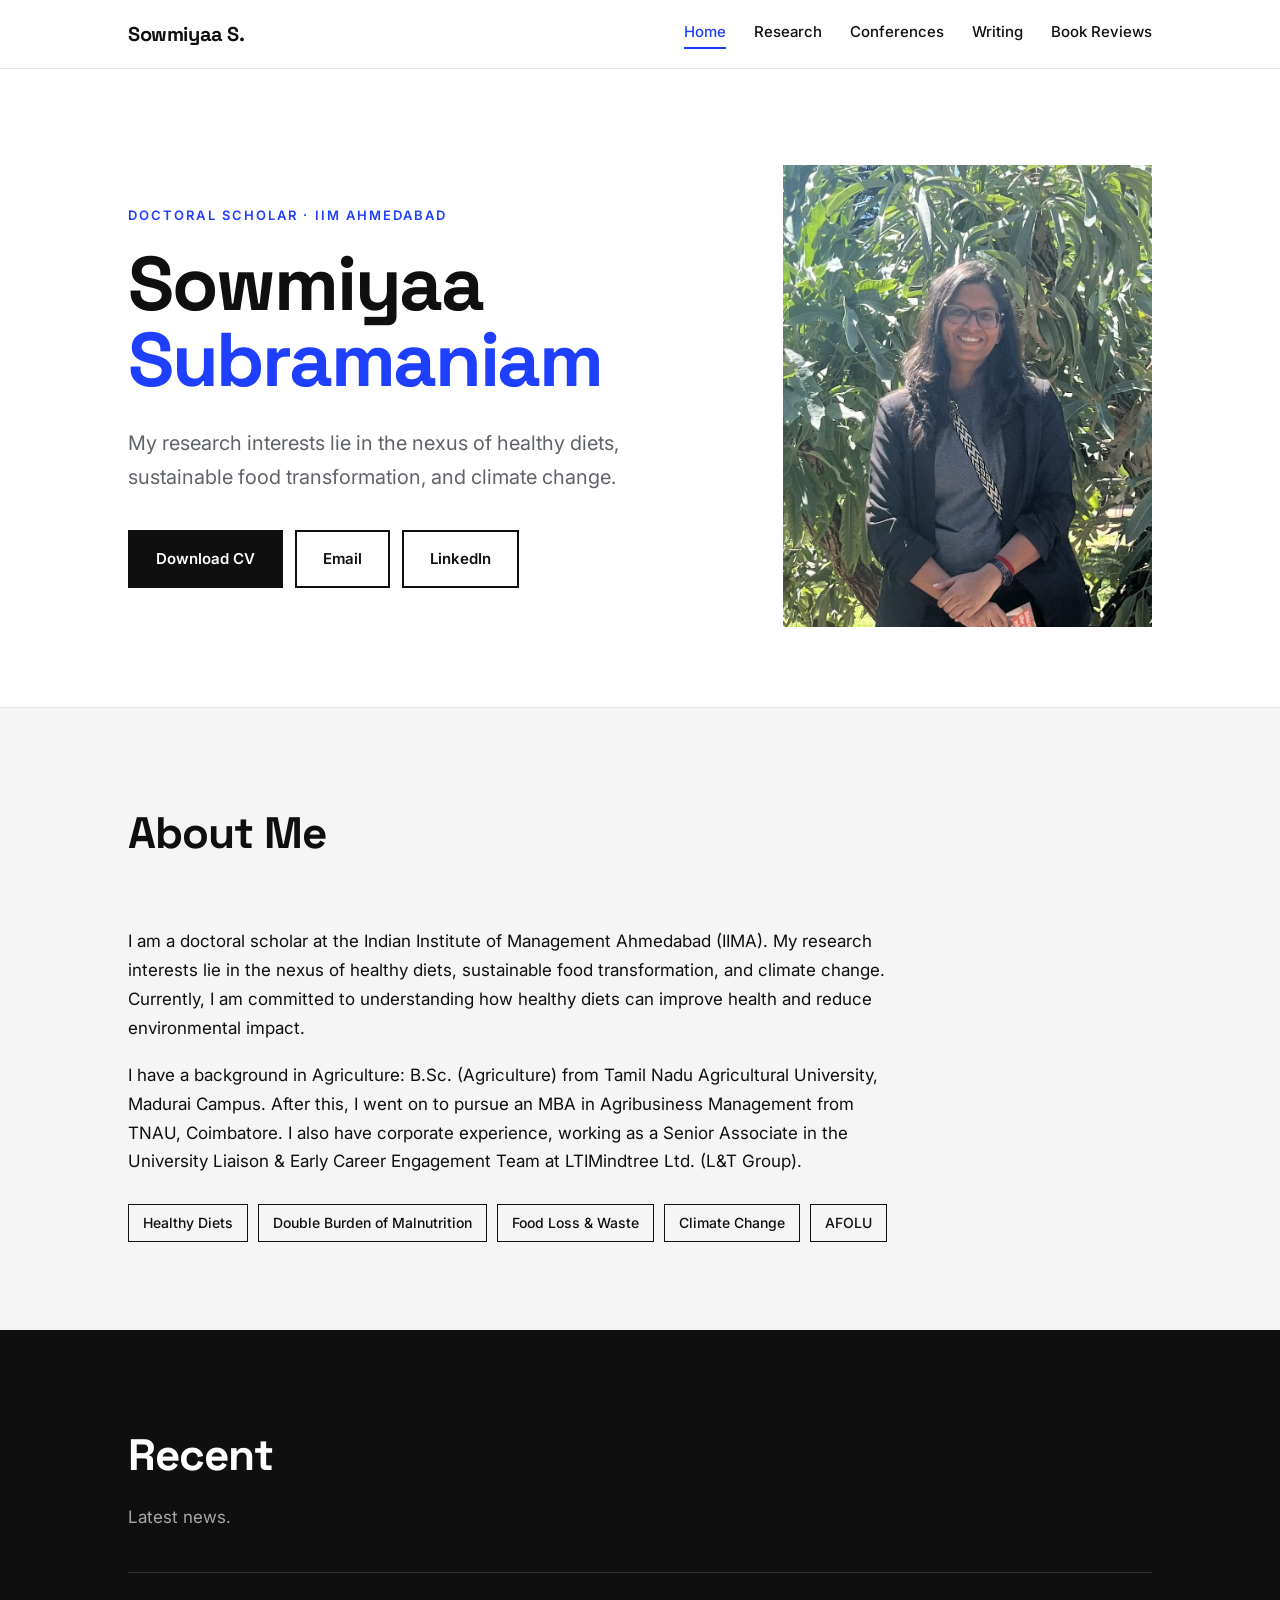
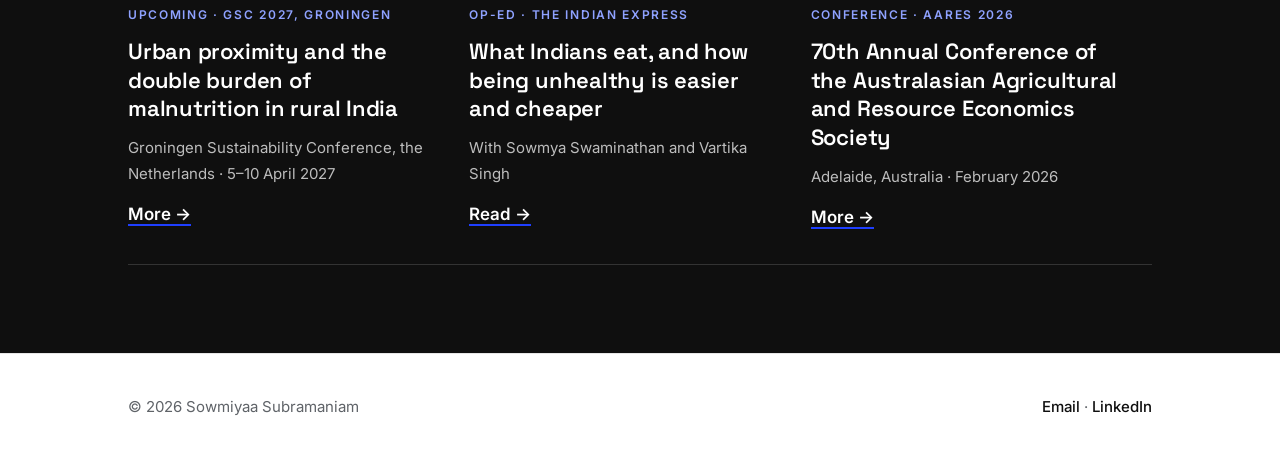
<file: index.html>
<!DOCTYPE html>
<html lang="en">
<head>
<meta charset="UTF-8">
<meta name="viewport" content="width=device-width, initial-scale=1">
<title>Sowmiyaa Subramaniam | IIM Ahmedabad</title>
<meta name="description" content="Sowmiyaa Subramaniam is a doctoral scholar at IIM Ahmedabad researching healthy diets, sustainable food transformation, and climate change.">
<link rel="icon" type="image/svg+xml" href="favicon.svg">
<link href="https://fonts.googleapis.com/css2?family=Fraunces:opsz,wght@9..144,600;9..144,800&family=Inter:wght@400;500;600&display=swap" rel="stylesheet">
<link rel="stylesheet" href="style.css?v=2">
</head>
<body>

<nav><div class="wrap">
  <a class="logo" href="index.html">Sowmiyaa S.</a>
  <div class="links">
    <a href="index.html" class="active">Home</a>
    <a href="research.html">Research</a>
    <a href="conferences.html">Conferences</a>
    <a href="writing.html">Writing</a>
    <a href="book-reviews.html">Book Reviews</a>
  </div>
</div></nav>

<header class="hero"><div class="wrap">
  <div>
    <div class="eyebrow">Doctoral Scholar · IIM Ahmedabad</div>
    <h1>Sowmiyaa <span>Subramaniam</span></h1>
    <p class="lead">My research interests lie in the nexus of healthy diets, sustainable food transformation, and climate change.</p>
    <div class="btns">
      <a class="btn btn-main" href="https://www.dropbox.com/scl/fi/vhvdy9su99qnigikxmza3/Sowmiyaa_CV.pdf?rlkey=41fn6ywqyth0hjzkrcgdt9t6o&st=8btywayd&dl=0" target="_blank">Download CV</a>
      <a class="btn btn-ghost" href="mailto:phd23sowmiyaas@iima.ac.in">Email</a>
      <a class="btn btn-ghost" href="https://www.linkedin.com/in/sowmiyaa-s/" target="_blank">LinkedIn</a>
    </div>
  </div>
  <img class="photo" src="photo.jpg" alt="Sowmiyaa Subramaniam">
</div></header>

<section class="band"><div class="wrap">
  <h2>About Me</h2>
  <p class="sub">&nbsp;</p>
  <p>I am a doctoral scholar at the Indian Institute of Management Ahmedabad (IIMA). My research interests lie in the nexus of healthy diets, sustainable food transformation, and climate change. Currently, I am committed to understanding how healthy diets can improve health and reduce environmental impact.</p>
  <p>I have a background in Agriculture: B.Sc. (Agriculture) from Tamil Nadu Agricultural University, Madurai Campus. After this, I went on to pursue an MBA in Agribusiness Management from TNAU, Coimbatore. I also have corporate experience, working as a Senior Associate in the University Liaison &amp; Early Career Engagement Team at LTIMindtree Ltd. (L&amp;T Group).</p>
  <div class="tags">
    <span class="tag">Healthy Diets</span><span class="tag">Double Burden of Malnutrition</span>
    <span class="tag">Food Loss &amp; Waste</span><span class="tag">Climate Change</span><span class="tag">AFOLU</span>
  </div>
</div></section>

<section class="recent"><div class="wrap">
  <h2>Recent</h2>
  <p class="sub">Latest news.</p>
  <div class="grid">
    <div class="rcard">
      <div class="kind">Upcoming · GSC 2027, Groningen</div>
      <h3>Urban proximity and the double burden of malnutrition in rural India</h3>
      <p>Groningen Sustainability Conference, the Netherlands · 5–10 April 2027</p>
      <a href="conferences.html">More →</a>
    </div>
    <div class="rcard">
      <div class="kind">Op-ed · The Indian Express</div>
      <h3>What Indians eat, and how being unhealthy is easier and cheaper</h3>
      <p>With Sowmya Swaminathan and Vartika Singh</p>
      <a href="https://indianexpress.com/article/opinion/columns/what-indians-eat-and-how-being-unhealthy-is-easier-and-cheaper-10411907/" target="_blank">Read →</a>
    </div>
    <div class="rcard">
      <div class="kind">Conference · AARES 2026</div>
      <h3>70th Annual Conference of the Australasian Agricultural and Resource Economics Society</h3>
      <p>Adelaide, Australia · February 2026</p>
      <a href="conferences.html">More →</a>
    </div>
  </div>
</div></section>

<footer><div class="wrap">
  <div>© 2026 Sowmiyaa Subramaniam</div>
  <div><a href="mailto:phd23sowmiyaas@iima.ac.in">Email</a> · <a href="https://www.linkedin.com/in/sowmiyaa-s/" target="_blank">LinkedIn</a></div>
</div></footer>

</body>
</html>
</file>
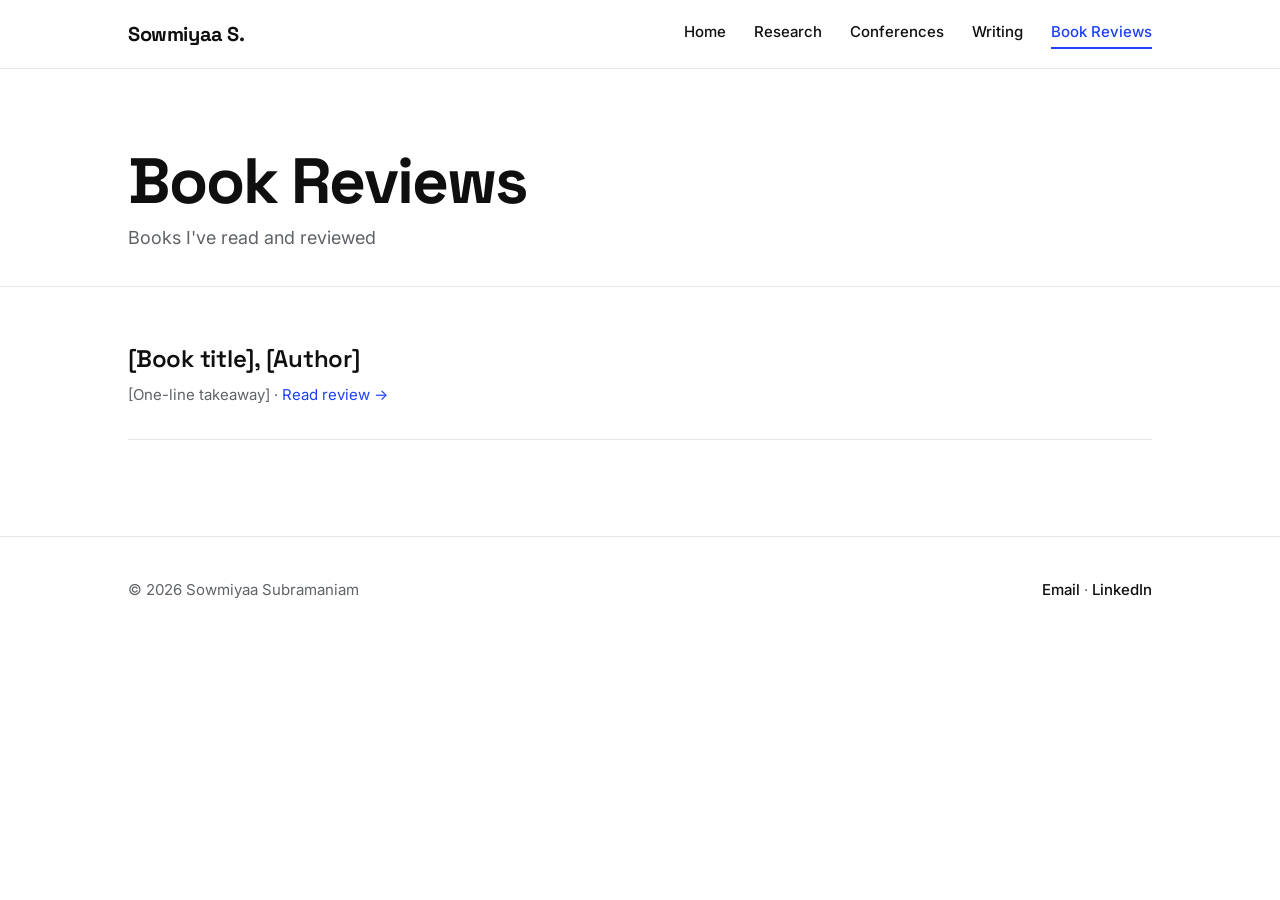
<file: book-reviews.html>
<!DOCTYPE html>
<html lang="en">
<head>
<meta charset="UTF-8">
<meta name="viewport" content="width=device-width, initial-scale=1">
<title>Book Reviews | Sowmiyaa Subramaniam</title>
<link rel="icon" type="image/svg+xml" href="favicon.svg">
<link href="https://fonts.googleapis.com/css2?family=Fraunces:opsz,wght@9..144,600;9..144,800&family=Inter:wght@400;500;600&display=swap" rel="stylesheet">
<link rel="stylesheet" href="style.css">
</head>
<body>

<nav><div class="wrap">
  <a class="logo" href="index.html">Sowmiyaa S.</a>
  <div class="links">
    <a href="index.html">Home</a>
    <a href="research.html">Research</a>
    <a href="conferences.html">Conferences</a>
    <a href="writing.html">Writing</a>
    <a href="book-reviews.html" class="active">Book Reviews</a>
  </div>
</div></nav>

<header class="page-head"><div class="wrap">
  <h1>Book Reviews</h1>
  <p>Books I've read and reviewed</p>
</div></header>

<main class="content"><div class="wrap">

  <!-- COPY THIS BLOCK FOR EACH REVIEW -->
  <div class="item">
    <h3>[Book title], [Author]</h3>
    <div class="meta">[One-line takeaway] · <a href="#">Read review →</a></div>
  </div>

</div></main>

<footer><div class="wrap">
  <div>© 2026 Sowmiyaa Subramaniam</div>
  <div><a href="mailto:phd23sowmiyaas@iima.ac.in">Email</a> · <a href="https://www.linkedin.com/in/sowmiyaa-s/" target="_blank">LinkedIn</a></div>
</div></footer>

</body>
</html>
</file>
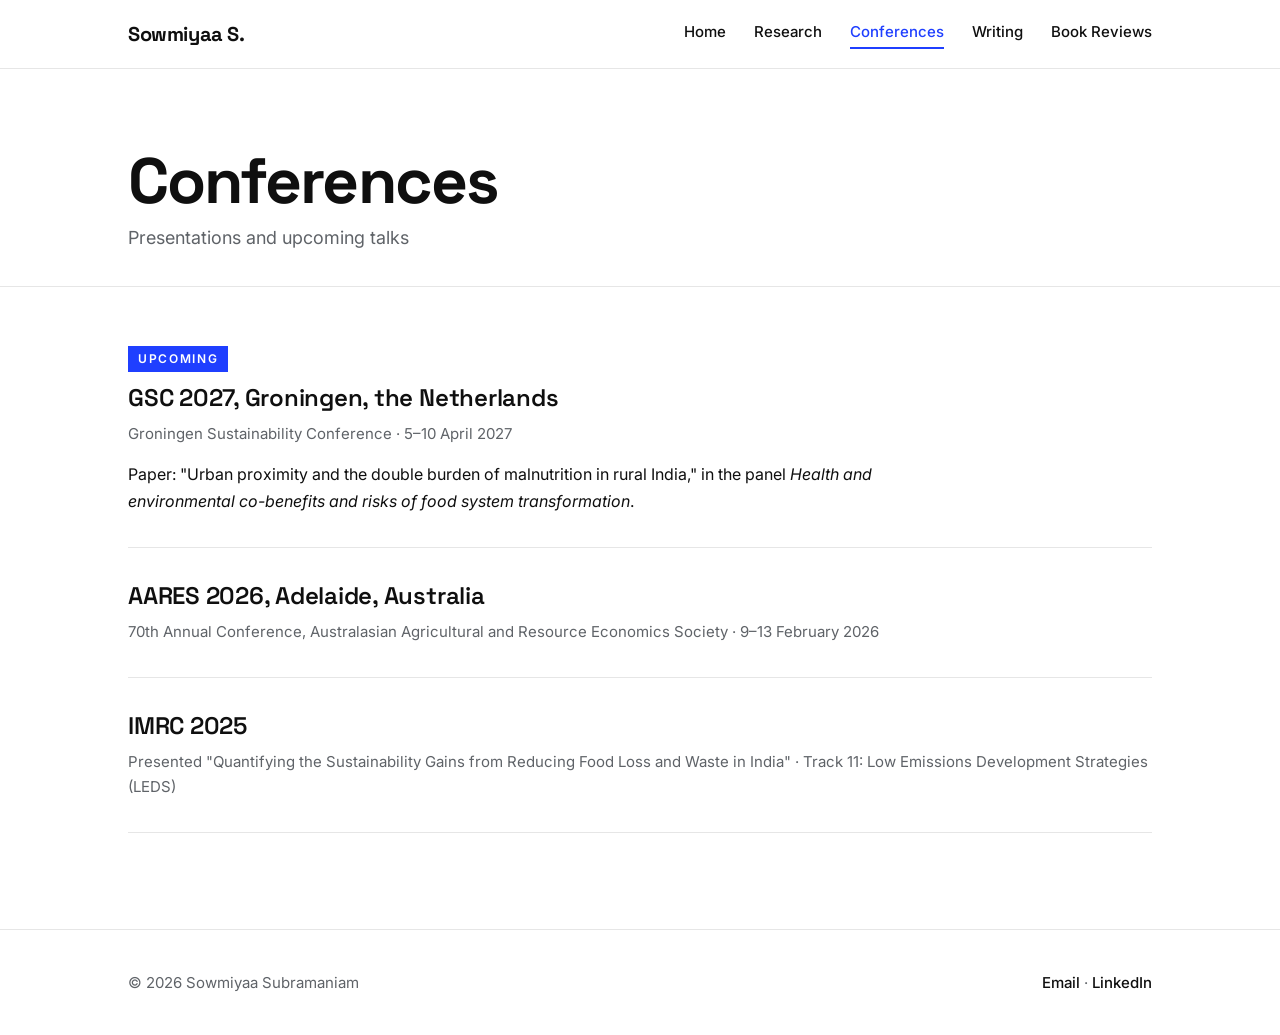
<file: conferences.html>
<!DOCTYPE html>
<html lang="en">
<head>
<meta charset="UTF-8">
<meta name="viewport" content="width=device-width, initial-scale=1">
<title>Conferences | Sowmiyaa Subramaniam</title>
<link rel="icon" type="image/svg+xml" href="favicon.svg">
<link href="https://fonts.googleapis.com/css2?family=Fraunces:opsz,wght@9..144,600;9..144,800&family=Inter:wght@400;500;600&display=swap" rel="stylesheet">
<link rel="stylesheet" href="style.css">
</head>
<body>

<nav><div class="wrap">
  <a class="logo" href="index.html">Sowmiyaa S.</a>
  <div class="links">
    <a href="index.html">Home</a>
    <a href="research.html">Research</a>
    <a href="conferences.html" class="active">Conferences</a>
    <a href="writing.html">Writing</a>
    <a href="book-reviews.html">Book Reviews</a>
  </div>
</div></nav>

<header class="page-head"><div class="wrap">
  <h1>Conferences</h1>
  <p>Presentations and upcoming talks</p>
</div></header>

<main class="content"><div class="wrap">

  <div class="item">
    <span class="status new">Upcoming</span>
    <h3>GSC 2027, Groningen, the Netherlands</h3>
    <div class="meta">Groningen Sustainability Conference · 5–10 April 2027</div>
    <p class="abstract">Paper: "Urban proximity and the double burden of malnutrition in rural India," in the panel <em>Health and environmental co-benefits and risks of food system transformation</em>.</p>
  </div>

  <div class="item">
    <h3>AARES 2026, Adelaide, Australia</h3>
    <div class="meta">70th Annual Conference, Australasian Agricultural and Resource Economics Society · 9–13 February 2026</div>
  </div>

  <div class="item">
    <h3>IMRC 2025</h3>
    <div class="meta">Presented "Quantifying the Sustainability Gains from Reducing Food Loss and Waste in India" · Track 11: Low Emissions Development Strategies (LEDS)</div>
  </div>

</div></main>

<footer><div class="wrap">
  <div>© 2026 Sowmiyaa Subramaniam</div>
  <div><a href="mailto:phd23sowmiyaas@iima.ac.in">Email</a> · <a href="https://www.linkedin.com/in/sowmiyaa-s/" target="_blank">LinkedIn</a></div>
</div></footer>

</body>
</html>
</file>
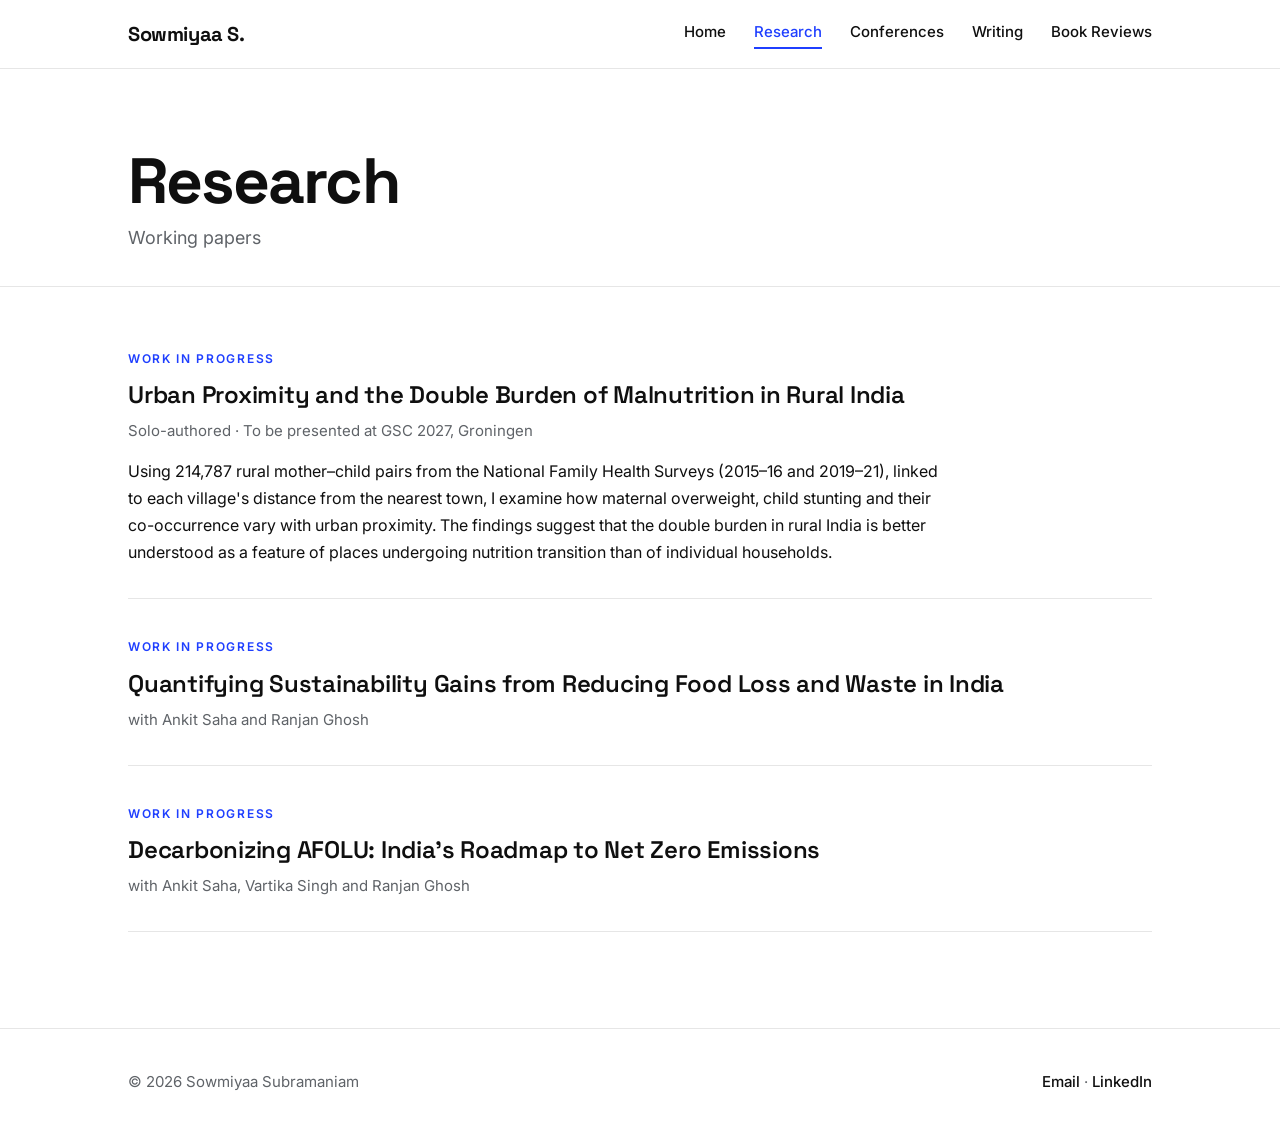
<file: research.html>
<!DOCTYPE html>
<html lang="en">
<head>
<meta charset="UTF-8">
<meta name="viewport" content="width=device-width, initial-scale=1">
<title>Research | Sowmiyaa Subramaniam</title>
<link rel="icon" type="image/svg+xml" href="favicon.svg">
<link href="https://fonts.googleapis.com/css2?family=Fraunces:opsz,wght@9..144,600;9..144,800&family=Inter:wght@400;500;600&display=swap" rel="stylesheet">
<link rel="stylesheet" href="style.css">
</head>
<body>

<nav><div class="wrap">
  <a class="logo" href="index.html">Sowmiyaa S.</a>
  <div class="links">
    <a href="index.html">Home</a>
    <a href="research.html" class="active">Research</a>
    <a href="conferences.html">Conferences</a>
    <a href="writing.html">Writing</a>
    <a href="book-reviews.html">Book Reviews</a>
  </div>
</div></nav>

<header class="page-head"><div class="wrap">
  <h1>Research</h1>
  <p>Working papers</p>
</div></header>

<main class="content"><div class="wrap">

  <div class="item">
    <span class="status">Work in progress</span>
    <h3>Urban Proximity and the Double Burden of Malnutrition in Rural India</h3>
    <div class="meta">Solo-authored · To be presented at GSC 2027, Groningen</div>
    <p class="abstract">Using 214,787 rural mother–child pairs from the National Family Health Surveys (2015–16 and 2019–21), linked to each village's distance from the nearest town, I examine how maternal overweight, child stunting and their co-occurrence vary with urban proximity. The findings suggest that the double burden in rural India is better understood as a feature of places undergoing nutrition transition than of individual households.</p>
  </div>

  <div class="item">
    <span class="status">Work in progress</span>
    <h3>Quantifying Sustainability Gains from Reducing Food Loss and Waste in India</h3>
    <div class="meta">with Ankit Saha and Ranjan Ghosh</div>
  </div>

  <div class="item">
    <span class="status">Work in progress</span>
    <h3>Decarbonizing AFOLU: India's Roadmap to Net Zero Emissions</h3>
    <div class="meta">with Ankit Saha, Vartika Singh and Ranjan Ghosh</div>
  </div>

</div></main>

<footer><div class="wrap">
  <div>© 2026 Sowmiyaa Subramaniam</div>
  <div><a href="mailto:phd23sowmiyaas@iima.ac.in">Email</a> · <a href="https://www.linkedin.com/in/sowmiyaa-s/" target="_blank">LinkedIn</a></div>
</div></footer>

</body>
</html>
</file>
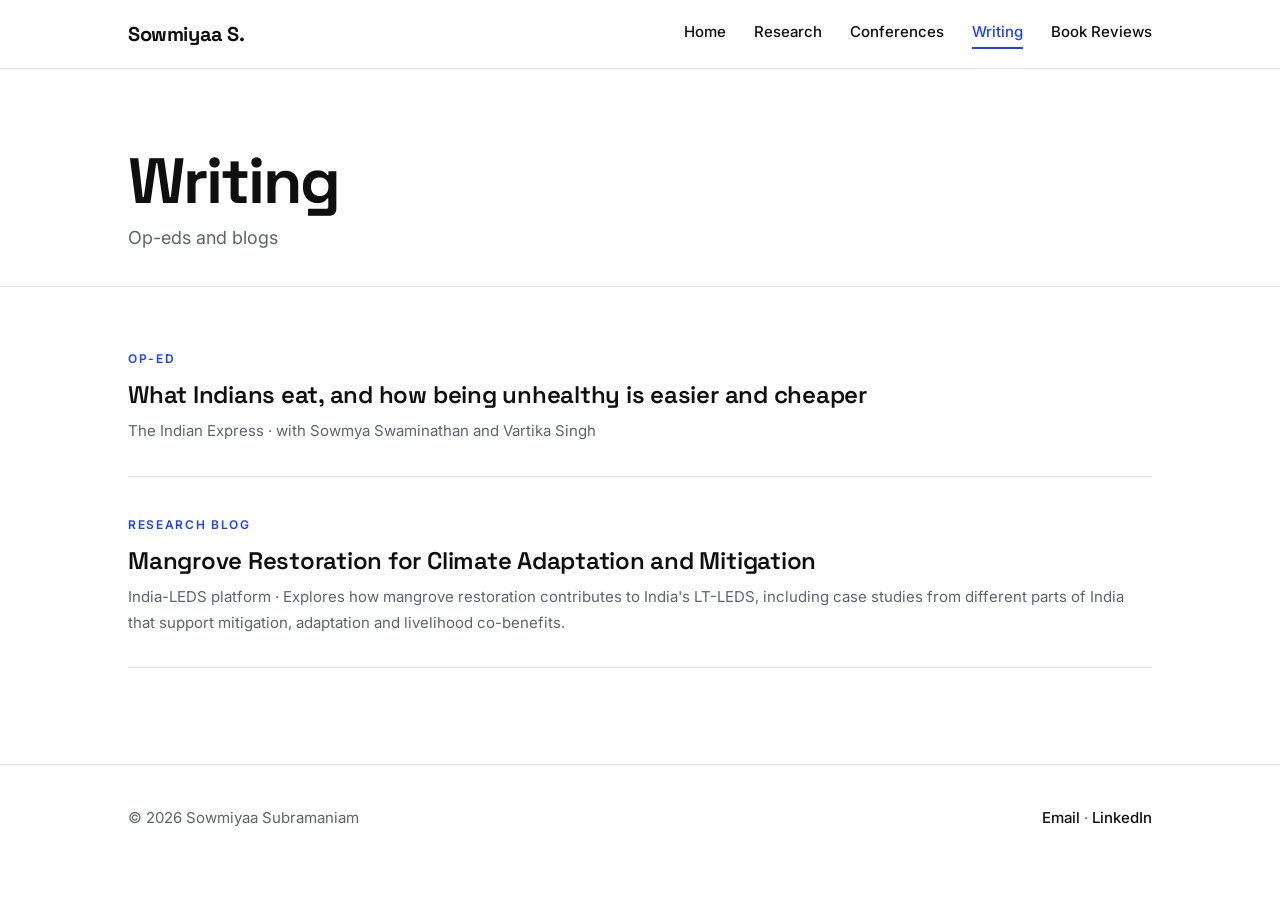
<file: writing.html>
<!DOCTYPE html>
<html lang="en">
<head>
<meta charset="UTF-8">
<meta name="viewport" content="width=device-width, initial-scale=1">
<title>Writing | Sowmiyaa Subramaniam</title>
<link rel="icon" type="image/svg+xml" href="favicon.svg">
<link href="https://fonts.googleapis.com/css2?family=Fraunces:opsz,wght@9..144,600;9..144,800&family=Inter:wght@400;500;600&display=swap" rel="stylesheet">
<link rel="stylesheet" href="style.css">
</head>
<body>

<nav><div class="wrap">
  <a class="logo" href="index.html">Sowmiyaa S.</a>
  <div class="links">
    <a href="index.html">Home</a>
    <a href="research.html">Research</a>
    <a href="conferences.html">Conferences</a>
    <a href="writing.html" class="active">Writing</a>
    <a href="book-reviews.html">Book Reviews</a>
  </div>
</div></nav>

<header class="page-head"><div class="wrap">
  <h1>Writing</h1>
  <p>Op-eds and blogs</p>
</div></header>

<main class="content"><div class="wrap">

  <div class="item">
    <span class="status">Op-ed</span>
    <h3><a href="https://indianexpress.com/article/opinion/columns/what-indians-eat-and-how-being-unhealthy-is-easier-and-cheaper-10411907/" target="_blank">What Indians eat, and how being unhealthy is easier and cheaper</a></h3>
    <div class="meta">The Indian Express · with Sowmya Swaminathan and Vartika Singh</div>
  </div>

  <div class="item">
    <span class="status">Research blog</span>
    <h3><a href="https://indialeds.org/mangrove-restoration-for-climate-adaptation-and-mitigation/" target="_blank">Mangrove Restoration for Climate Adaptation and Mitigation</a></h3>
    <div class="meta">India-LEDS platform · Explores how mangrove restoration contributes to India's LT-LEDS, including case studies from different parts of India that support mitigation, adaptation and livelihood co-benefits.</div>
  </div>

</div></main>

<footer><div class="wrap">
  <div>© 2026 Sowmiyaa Subramaniam</div>
  <div><a href="mailto:phd23sowmiyaas@iima.ac.in">Email</a> · <a href="https://www.linkedin.com/in/sowmiyaa-s/" target="_blank">LinkedIn</a></div>
</div></footer>

</body>
</html>
</file>
<file: style.css>
@import url('https://fonts.googleapis.com/css2?family=Space+Grotesk:wght@500;600;700&family=Inter:wght@400;500;600&display=swap');

/* CHANGE COLOURS HERE */
:root{--bg:#ffffff;--ink:#0f0f0f;--accent:#1f3fff;--muted:#5f6368;--line:#e6e6e6;--soft:#f5f5f5}

*{box-sizing:border-box;margin:0;padding:0}
html{scroll-behavior:smooth}
body{font-family:'Inter',sans-serif;background:var(--bg);color:var(--ink);line-height:1.7;font-size:17px}
a{color:var(--accent);text-decoration:none}
a:hover{text-decoration:underline}
.wrap{max-width:1080px;margin:0 auto;padding:0 28px}
h1,h2,h3,h4,.logo{font-family:'Space Grotesk',sans-serif}

/* NAV */
nav{position:sticky;top:0;z-index:10;background:#fff;border-bottom:1px solid var(--line)}
nav .wrap{display:flex;justify-content:space-between;align-items:center;flex-wrap:wrap;gap:8px;min-height:68px;padding-top:10px;padding-bottom:10px}
.logo{font-weight:700;font-size:20px;color:var(--ink);letter-spacing:-.02em}
.logo:hover{text-decoration:none;color:var(--accent)}
.links{display:flex;flex-wrap:wrap;gap:6px 28px}
.links a{color:var(--ink);font-weight:500;font-size:15px;padding-bottom:3px}
.links a:hover{color:var(--accent);text-decoration:none}
.links a.active{color:var(--accent);border-bottom:2px solid var(--accent)}

/* HOME HERO */
.hero{padding:96px 0 80px;border-bottom:1px solid var(--line)}
.hero .wrap{display:grid;grid-template-columns:1.6fr 1fr;gap:64px;align-items:center}
.eyebrow{text-transform:uppercase;letter-spacing:.16em;font-size:13px;font-weight:600;color:var(--accent);margin-bottom:20px}
h1{font-weight:700;font-size:clamp(44px,6.5vw,76px);line-height:1;letter-spacing:-.03em;color:var(--ink);margin-bottom:28px}
h1 span{color:var(--accent)}
.lead{font-size:20px;color:var(--muted);max-width:580px;margin-bottom:36px}
.btns{display:flex;flex-wrap:wrap;gap:12px}
.btn{display:inline-block;padding:14px 26px;font-weight:600;font-size:15px;border:2px solid var(--ink)}
.btn-main{background:var(--ink);color:#fff}
.btn-main:hover{background:var(--accent);border-color:var(--accent);text-decoration:none}
.btn-ghost{color:var(--ink)}
.btn-ghost:hover{border-color:var(--accent);color:var(--accent);text-decoration:none}
.photo{width:100%;aspect-ratio:4/5;object-fit:cover}

/* INNER PAGE HEADER */
.page-head{padding:80px 0 32px;border-bottom:1px solid var(--line)}
.page-head h1{font-size:clamp(40px,5.5vw,64px);margin-bottom:10px}
.page-head p{color:var(--muted);font-size:18px}
.content{padding:24px 0 96px}

/* SECTIONS */
section{padding:88px 0}
h2{font-weight:700;font-size:clamp(32px,4vw,44px);letter-spacing:-.02em;margin-bottom:10px}
.sub{color:var(--muted);margin-bottom:40px}
.band{background:var(--soft)}
.band p{max-width:760px;margin-bottom:18px}
.tags{display:flex;flex-wrap:wrap;gap:10px;margin-top:28px}
.tag{border:1.5px solid var(--ink);padding:6px 14px;font-size:14px;font-weight:500}

/* RECENT */
.recent{background:var(--ink);color:#fff}
.recent h2{color:#fff}
.recent .sub{color:#a8a8a8}
.grid{display:grid;grid-template-columns:repeat(auto-fit,minmax(280px,1fr));gap:0;border-top:1px solid #333}
.rcard{padding:32px 28px 32px 0;border-bottom:1px solid #333}
.rcard .kind{font-size:12px;letter-spacing:.14em;text-transform:uppercase;color:#8fa2ff;font-weight:600}
.rcard h3{font-size:22px;font-weight:600;margin:12px 0;line-height:1.3;letter-spacing:-.01em}
.rcard p{color:#bdbdbd;font-size:15px;margin-bottom:14px}
.rcard a{color:#fff;font-weight:600;border-bottom:2px solid var(--accent)}
.rcard a:hover{text-decoration:none;color:#8fa2ff}

/* LIST ITEMS */
.item{padding:32px 0;border-bottom:1px solid var(--line)}
.item h3{font-size:24px;font-weight:600;line-height:1.3;letter-spacing:-.01em;margin-bottom:8px}
.item h3 a{color:var(--ink)}
.item h3 a:hover{color:var(--accent)}
.item .meta{color:var(--muted);font-size:15px}
.item .abstract{margin-top:14px;font-size:16px;max-width:820px}
.status{display:inline-block;font-size:12px;font-weight:600;text-transform:uppercase;letter-spacing:.14em;color:var(--accent);margin-bottom:10px}
.status.new{background:var(--accent);color:#fff;padding:3px 10px}
h4{font-size:28px;font-weight:700;margin:56px 0 8px}

/* FOOTER */
footer{border-top:1px solid var(--line);padding:40px 0;font-size:15px;color:var(--muted)}
footer .wrap{display:flex;justify-content:space-between;flex-wrap:wrap;gap:16px}
footer a{color:var(--ink);font-weight:500}

@media(max-width:760px){
  .hero .wrap{grid-template-columns:1fr;gap:40px}
  .photo{max-width:320px}
  .hero{padding:56px 0}
  section{padding:64px 0}
  .links{gap:6px 18px}
  .links a{font-size:14px}
}
</file>
